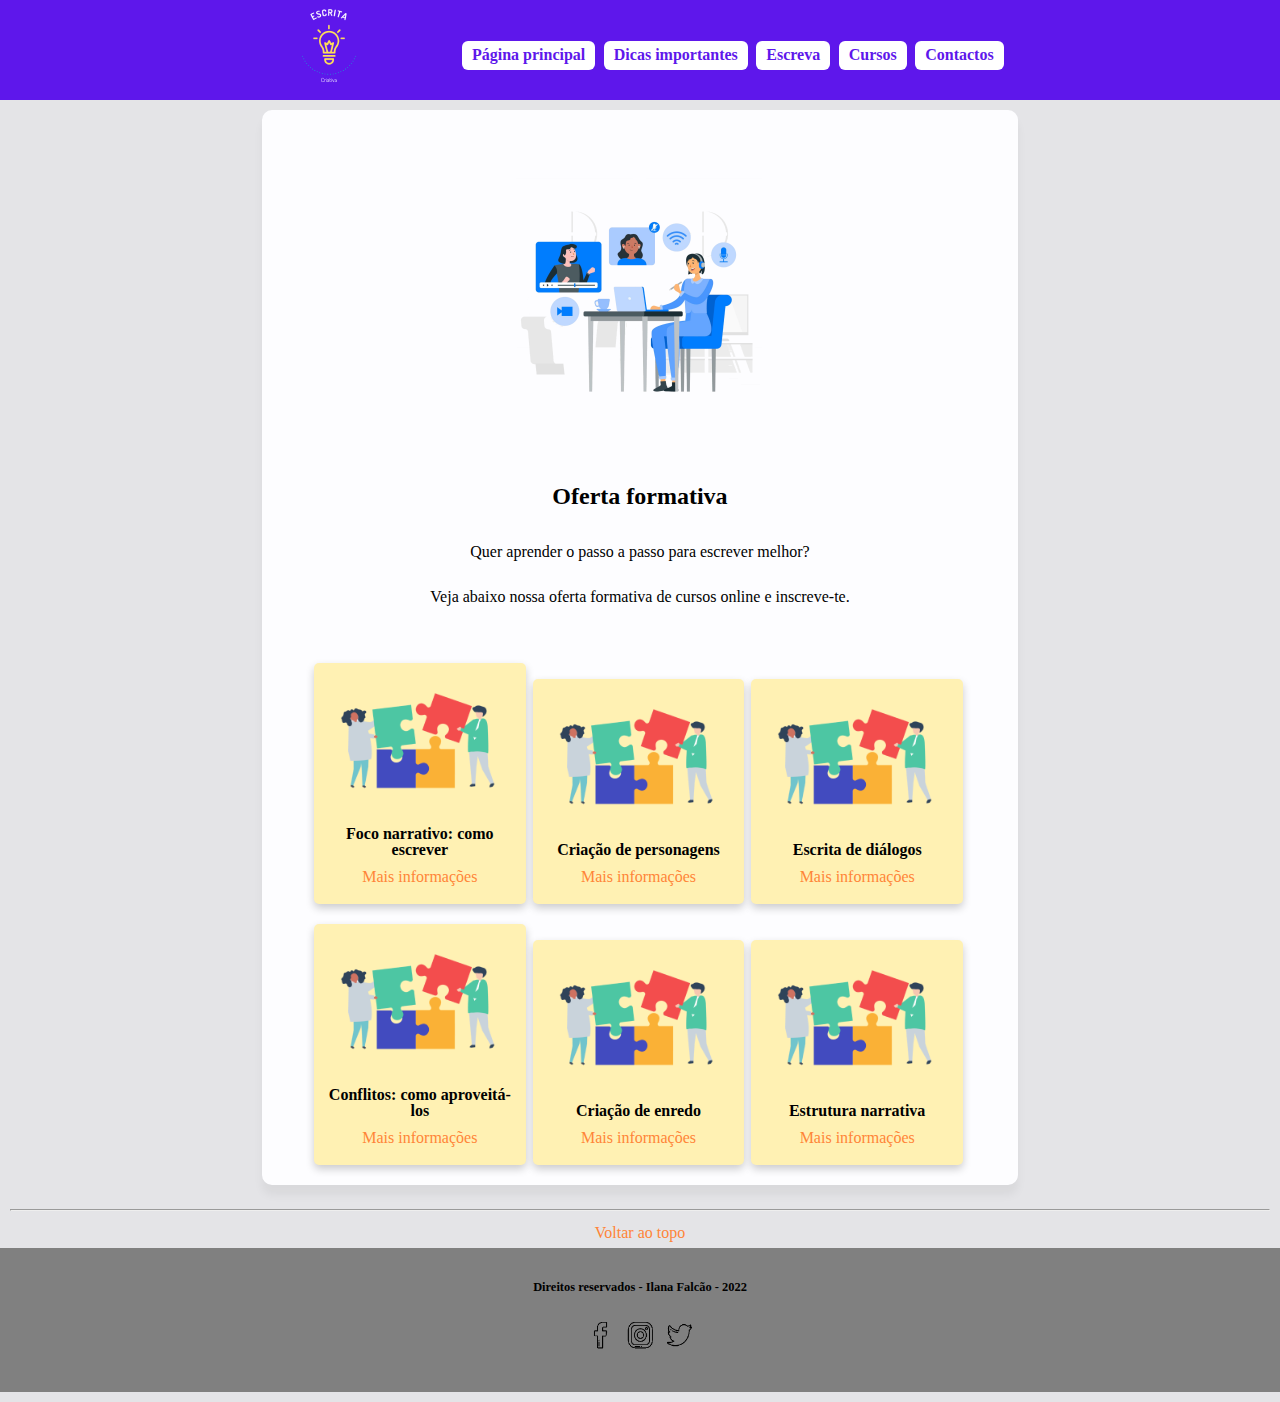
<file: Siteteste/curso4.html>
<!DOCTYPE html>
<html lang="pt">

<head>
    <meta charset="UTF-8">
    <meta http-equiv="X-UA-Compatible" content="IE=edge">
    <meta name="viewport" content="width=device-width, initial-scale=1.0">
    <title>Escrita Criativa</title>

    <!--- custom css link-->
    <link rel="stylesheet" href="./css/style1.css">
    <link rel="stylesheet" href="./css/style2.css">

</head>

<body>
    <header>
        <nav>
            <div class="logo1">
                <img src="images/Logo3.png"></img>
            </div>
            <ul class="nav-menu">
              <li>
                  <a href="index.html">Página principal</a>
              </li>
              <li>
                  <a href="dicas4.html">Dicas importantes</a>
              </li>
              <li>
                  <a href="escreva4.html">Escreva</a>
              </li>
              <li>
                  <a href="curso4.html">Cursos</a>
              </li>
              <li>
                  <a href="contactos4.html">Contactos</a>
              </li>
          </ul>
        </nav>
    </header>

    <section>
        <article class="article-card">
            <div class="section-img">
                <img src="images/cursos.png" height="300px" width="300px"></img>
                <h2 name="top">Oferta formativa</h2>

                <p>Quer aprender o passo a passo para escrever melhor?</p>
                <p>Veja abaixo nossa oferta formativa de cursos online e inscreve-te.</p>
            </div>

            <div class="card">
                <img src="images/curso1.png" alt="curso 1"></img>
                <div class="container-card">
                  <h4><b>Foco narrativo: como escrever</b></h4> 
                  <p><a id="card-link" href="https://www.domestika.org/pt/courses/1779-escrita-criativa-para-iniciantes-de-vida-a-sua-historia?gclid=Cj0KCQjw6pOTBhCTARIsAHF23fIMvHHfzeBYNGPTB8ZsRb-fKZ3oSLo0NEcxE2sZBplGbADTrf2ZZk4aAmzdEALw_wcB">Mais informações</a></p> 
                </div>
              </div>

              <div class="card">
                <img src="images/curso1.png" alt="curso 2"></img>
                <div class="container-card">
                  <h4><b>Criação de personagens</b></h4> 
                  <p><a id="card-link" href="https://www.domestika.org/pt/courses/1779-escrita-criativa-para-iniciantes-de-vida-a-sua-historia?gclid=Cj0KCQjw6pOTBhCTARIsAHF23fIMvHHfzeBYNGPTB8ZsRb-fKZ3oSLo0NEcxE2sZBplGbADTrf2ZZk4aAmzdEALw_wcB">Mais informações</a></p> 
                </div>
              </div>

              <div class="card">
                <img src="images/curso1.png" alt="curso 3"></img>
                <div class="container-card">
                  <h4><b>Escrita de diálogos</b></h4> 
                  <p><a id="card-link" href="https://www.domestika.org/pt/courses/1779-escrita-criativa-para-iniciantes-de-vida-a-sua-historia?gclid=Cj0KCQjw6pOTBhCTARIsAHF23fIMvHHfzeBYNGPTB8ZsRb-fKZ3oSLo0NEcxE2sZBplGbADTrf2ZZk4aAmzdEALw_wcB">Mais informações</a></p> 
                </div>
              </div>

              <div class="card">
                <img src="images/curso1.png" alt="curso 4"></img>
                <div class="container-card">
                  <h4><b>Conflitos: como aproveitá-los</b></h4> 
                  <p><a id="card-link" href="https://www.domestika.org/pt/courses/1779-escrita-criativa-para-iniciantes-de-vida-a-sua-historia?gclid=Cj0KCQjw6pOTBhCTARIsAHF23fIMvHHfzeBYNGPTB8ZsRb-fKZ3oSLo0NEcxE2sZBplGbADTrf2ZZk4aAmzdEALw_wcB">Mais informações</a></p>  
                </div>
              </div>

              <div class="card">
                <img src="images/curso1.png" alt="curso 1"></img>
                <div class="container-card">
                  <h4><b>Criação de enredo</b></h4> 
                  <p><a id="card-link" href="https://www.domestika.org/pt/courses/1779-escrita-criativa-para-iniciantes-de-vida-a-sua-historia?gclid=Cj0KCQjw6pOTBhCTARIsAHF23fIMvHHfzeBYNGPTB8ZsRb-fKZ3oSLo0NEcxE2sZBplGbADTrf2ZZk4aAmzdEALw_wcB">Mais informações</a></p> 
                </div>
              </div>

              <div class="card">
                <img src="images/curso1.png" alt="curso 1"></img>
                <div class="container-card">
                  <h4><b>Estrutura narrativa</b></h4> 
                  <p><a id="card-link" href="https://www.domestika.org/pt/courses/1779-escrita-criativa-para-iniciantes-de-vida-a-sua-historia?gclid=Cj0KCQjw6pOTBhCTARIsAHF23fIMvHHfzeBYNGPTB8ZsRb-fKZ3oSLo0NEcxE2sZBplGbADTrf2ZZk4aAmzdEALw_wcB">Mais informações</a></p> 
                </div>
              </div>

        </article>

        <hr>
        <a href="#top">Voltar ao topo</a>

    </section>

    <!--- #FOOTER --->

    <footer>
        <div class="footer-text">
            <h5>Direitos reservados - Ilana Falcão - 2022</h5>
        </div>
        <div class="redes-sociais">
            <ul>
                <li><a href="https://www.facebook.com"><img src="images/facebook.png" width="35px" height="30px"></a>
                </li>
                <li><a href="https://www.instagram.com"><img src="images/instagram.png" width="35px" height="30px"></a>
                </li>
                <li><a href="https://www.twitter.com"><img src="images/twitter.png" width="35px" height="30px"></a></li>
            </ul>
        </div>
    </footer>

</body>

</html>
</file>
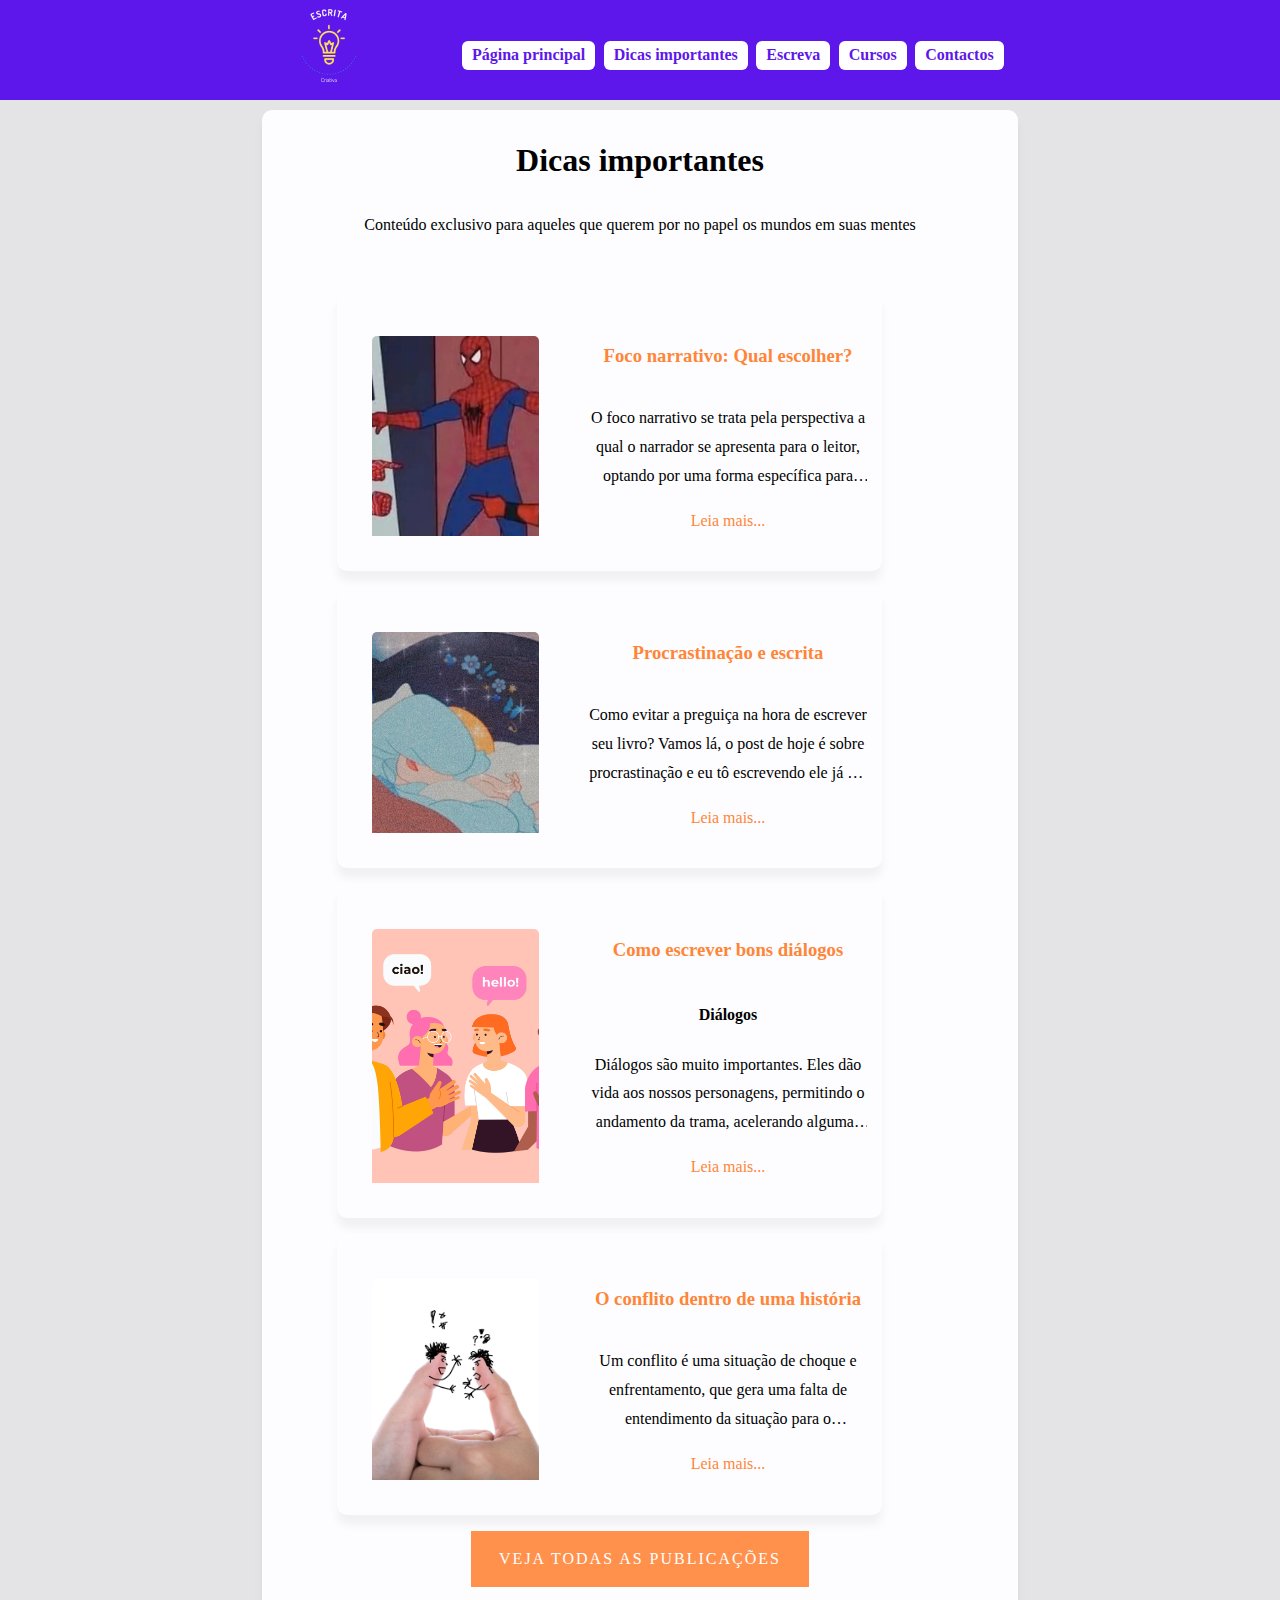
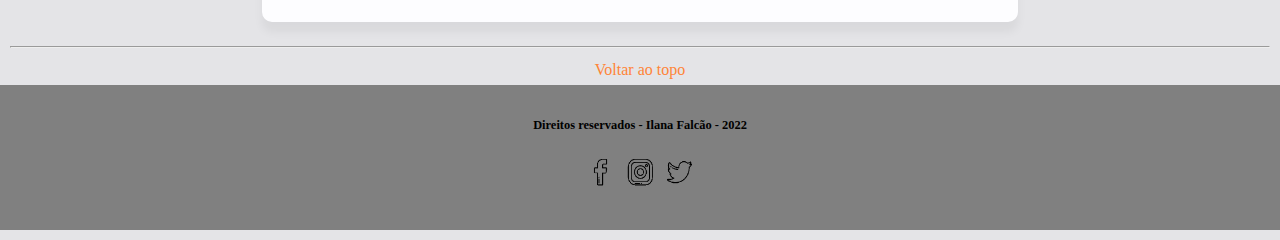
<file: Siteteste/dicas4.html>
<!DOCTYPE html>
<html lang="pt">

<head>
    <meta charset="UTF-8">
    <meta http-equiv="X-UA-Compatible" content="IE=edge">
    <meta name="viewport" content="width=device-width, initial-scale=1.0">
    <title>Escrita Criativa</title>

    <!--- favicon-->
    <link rel="shortcut icon" href="images/logo.ico" type="image/x-icon">

    <!--- custom css link-->
    <link rel="stylesheet" href="./css/style1.css">
    <link rel="stylesheet" href="./css/style2.css">

</head>

<body>
    <header>
        <nav>
            <div class="logo1">
                <img src="images/Logo3.png"></img>
            </div>
            <ul class="nav-menu">
                <li>
                    <a href="index.html">Página principal</a>
                </li>
                <li>
                    <a href="dicas4.html">Dicas importantes</a>
                </li>
                <li>
                    <a href="escreva4.html">Escreva</a>
                </li>
                <li>
                    <a href="curso4.html">Cursos</a>
                </li>
                <li>
                    <a href="contactos4.html">Contactos</a>
                </li>
            </ul>
        </nav>
    </header>

    <!--
          - BLOG SECTION
        -->
    <section>
        <article class="article-index">

            <h1 name=" top">Dicas importantes</h1>
            <p>Conteúdo exclusivo para aqueles que querem por no papel os mundos em suas mentes</p>
        </div>
        <div class="blog-1">
        <div class="blog-card">

            <div class="blog-card-banner">
                <img src="images/blog-2.png" alt="Foco narrativo: Qual escolher?" width="250" class="blog-banner-img">
            </div>

            <div class="blog-content-wrapper">

                <h3><a href="https://escritacriativa.art.blog/2021/08/13/foco-narrativo-qual-escolher/" class="h3">Foco
                        narrativo: Qual escolher?</a></h3>

                <p class="blog-text">
                    O foco narrativo se trata pela perspectiva a qual o narrador se apresenta para o leitor,
                    optando por uma forma específica para relatar os acontecimentos do nosso enredo. Tendo em
                    vista que o narrador representa um ser fictício, criado como uma forma do autor poder
                    repassar toda aquela história, esse narrador participará da história? Ele será um mero
                    espectador? Como tudo isso ocorrerá?
                    Temos três tipos de foco narrativo. Primeira pessoa, segunda pessoa e terceira pessoa. Além
                    disso, podemos dividir se o narrador focará em um ou mais personagens.
                </p>
                <p><a href="https://escritacriativa.art.blog/2021/08/13/foco-narrativo-qual-escolher/">Leia
                        mais...</a></p>

            </div>

        </div>

        <div class="blog-card">

            <div class="blog-card-banner">
                <img src="images/blog-1.png" alt="Procrastinação e escrita" width="250" class="blog-banner-img">
            </div>

            <div class="blog-content-wrapper">

                <h3><a href="#" class="h3">Procrastinação e escrita</a></h3>

                <p class="blog-text">
                    Como evitar a preguiça na hora de escrever seu livro?

                    Vamos lá, o post de hoje é sobre procrastinação e eu tô escrevendo ele já faz meses 😅.
                    Realmente não sou a melhor pessoa para dar dicas sobre como evitar sentir preguiça, até
                    porque considero que é impossível dependendo da rotina da pessoa, no entanto eu quero falar
                    sobre como eu lido contra esse problema quando quero escrever.

                    Já abandonei muitos livros por preguiça de concluir minhas ideias. E o problema não aparecia
                    somente quando eu já estava escrevendo o livro, mas até mesmo antes. Para vocês terem noção,
                    eu tinha ideias brilhantes que perdi porque não queria anota-las naquela hora!

                    Foi então que surgi com o tema desse Post. Mas talvez eu deixe para depois do almoço.
                    Estarei mais bem disposta e o frio não ajuda a pensar de manhã. Ou melhor, amanhã é sexta e
                    sexta é o melhor dia para escrever! Se bem que sábado de manhã eu sempre me encontro a todo
                    vapor e consigo organizar melhor qualquer argumento…

                    Soa familiar?
                </p>
                <p><a href="https://escritacriativa.art.blog/2021/08/27/procrastinacao-e-escrita/">Leia
                        mais...</a></p>

            </div>

        </div>

        <div class="blog-card">

            <div class="blog-card-banner">
                <img src="images/blog-3.jpg" alt="Como escrever bons diálogos" width="250" class="blog-banner-img">
            </div>

            <div class="blog-content-wrapper">

                <h3><a href="#" class="h3">Como escrever bons diálogos</a></h3>
                <h4>Diálogos</h4>

                <p class="blog-text">
                    Diálogos são muito importantes. Eles dão vida aos nossos personagens, permitindo o andamento
                    da trama, acelerando algumas cenas da história e estabelecendo uma conexão com os leitores.
                    Talvez seja por conta dessa importância que eles conseguem dar muita dor de cabeça para os
                    autores.

                    Também não irei mentir para você, para mim é muito mais difícil deixar um diálogo natural
                    por conta das regras gramaticais! Por isso alguns autores utilizam palavras como “cê” e
                    “vamo” como uma tentativa de diminuir a artificialidade. Bem, o nível do diálogo vai
                    depender de você, mas separei algumas dicas para facilitar seu trabalho!
                </p>
                <p><a href="https://escritacriativa.art.blog/2021/08/06/como-escrever-bons-dialogos/">Leia
                        mais...</a></p>

            </div>

        </div>

        <div class="blog-card">

            <div class="blog-card-banner">
                <img src="images/blog-4.jpg" alt="O conflito dentro de uma história" width="250"
                    class="blog-banner-img">
            </div>

            <div class="blog-content-wrapper">

                <h3><a href="#" class="h3">O conflito dentro de uma história</a></h3>

                <p class="blog-text">
                    Um conflito é uma situação de choque e enfrentamento, que gera uma falta de entendimento da
                    situação para o personagem, em algum nível. Basicamente é uma situação fora da sua zona de
                    conforto, e que nos obriga a tomar decisões e atitudes novas. Dentro de um conflito a pessoa
                    é forçada a rever suas ações, planejar uma nova linha de raciocínio e modificar seus
                    comportamentos, e isso pode levar dias ou apenas segundos dependendo da gravidade da
                    situação e das regras de ambientação da história.
                    É quando estamos sobre pressão que descobrimos e mostramos para as pessoas ao nosso redor
                    quem somos de verdade. As vezes um personagem muito bom, que jurou nunca machucar alguém,
                    acaba se encontrando em uma situação de viver ou morrer e seu instinto fala mais alto,
                    ferindo as pessoas ao seu redor. Isso é apenas um exemplo. As situações de conflito devem
                    revelar mais características profundas de seus personagens, como maneiras de pensar e agir
                    que em situações cotidianas ele poderia não demonstrar, além de precisar ligar-se de alguma
                    forma com os outros aspectos de sua personalidade.
                </p>
                <p><a href="https://escritacriativa.art.blog/2021/08/27/procrastinacao-e-escrita/">Leia
                        mais...</a></p>

            </div>

        </div>

        <a button class="button" href="https://escritacriativa.art.blog/blog/">Veja todas as publicações</a>

    </article>
    <hr>
    <a href="#top">Voltar ao topo</a>

    </section>

    <footer>
        <div class="footer-text">
            <h5>Direitos reservados - Ilana Falcão - 2022</h5>
        </div>
        <div class="redes-sociais">
            <ul>
                <li><a href="https://www.facebook.com"><img src="images/facebook.png" width="35px" height="30px"></a>
                </li>
                <li><a href="https://www.instagram.com"><img src="images/instagram.png" width="35px" height="30px"></a>
                </li>
                <li><a href="https://www.twitter.com"><img src="images/twitter.png" width="35px" height="30px"></a>
                </li>
            </ul>
        </div>
    </footer>

</body>

</html>
</file>
<file: Siteteste/css/style1.css>
/*-----------------------------------*\ 
  #BASE STYLE
\*-----------------------------------*/

body {
  color: black;
  font-family: Cambria, Cochin, Georgia, Times, 'Times New Roman', serif;
  margin: 0 auto;
  height: auto;
  width: 100%;
  text-align: justify;
  background-color:#e4e4e7;
  justify-content: center;
  align-items: center;
}

h1, h2, h3 {
  text-align: center;
}

a {
  color: rgb(255, 133, 56);
  text-decoration: none;
}

.container {
  padding: 2px;
  margin: 2%;
  border-radius: 1%;
  background-color:#fdfdff;
  height: auto;
  justify-content: center;
  text-align: center;
  align-items: center;
  box-sizing: border-box;
  display: flex;
  column-count: 3;
  column-width: 10em;
  display: grid;
  grid-template-columns: 1fr 1fr 1fr;
}

img {
  max-width: 100%;
  border-radius: 5px 5px 0 0;
}

html {
  font-size: 1em;
}

h1 {
  font-size: 1.2rem;
}

article.article-index div.citacao{
  margin-top: 0px;
}

div.botao{
  margin-bottom: 0px;
}

@media (min-width: 1200px) {
  h1 {
    font-size: 2rem;
  }
}

/*-----------------------------------*\ 
  #HEADER AND MENU
\*-----------------------------------*/

header {
  margin: 0;
  padding: 0px;
  font-family: serif;
  font-size: large;
  background-color: #5E17EB;
  justify-content: center;
  text-align: center;
  align-items: center;
  margin-bottom: 10px;
}

nav {
  display: inline-flex;
  justify-content: center;
  text-align: center;
  align-items: center;
  height: 100%;
  width: 60%;
}

nav ul {
  list-style-type: none;
  padding-top: 10px;
  width: 80%;
  justify-content: center;
  text-align: center;
  align-items: center;
}

nav li {
  padding-left: 10px;
  padding-right: 10px;
  margin: 2px;
  font-weight: 600;
  font-size: medium;
  background-color: white;
  border-radius: 6px;
  justify-content: center;
  text-align: center;
  align-items: center;
  display: inline-block;
}

nav li:hover {
  background-color: rgb(82, 54, 159);
}

nav a {
  color: #5E17EB;
  text-decoration: none;
}

nav a:hover {
  color: #FFDE59;
}

.logo1 {
  margin: 0;
  float: left;
  width: 20%;
}


/*-----------------------------------*\ 
  #CONTENT
\*-----------------------------------*/

section {
  justify-content: center;
  text-align: center;
  align-items: center;
  box-sizing: border-box;
  padding-left: 10px;
  padding-right: 10px;
  width: 100%;
}

.section-img {
  align-items: center;
  justify-content: center;
}

article {
  align-items: center;
  justify-content: center;
  text-align: justify;
  box-sizing: border-box;
}

.article-img {
  text-align: center;
}

article div {
  margin-top: 10px;
  padding: 25px;
  box-sizing: border-box;
}

.article-index {
  display:inline-block;
  gap: 20px;
  margin-bottom: 1rem;
  border-radius: 10px;
  box-shadow: 0 10px 10px hsla(0, 0%, 0%, 0.05);
  transition: 0.25s ease;
  background-color:#fdfdff;
  padding-right: 50px;
  padding-left: 50px;
  padding-bottom: 10px;
  box-sizing: border-box;
  width: 60%;
  align-items: center;
  justify-content: center;
  text-align: center;
}

.article-index:hover {
  transform: translateY(-2px);
  box-shadow: 0 10px 10px hsla(0, 0%, 0%, 0.1);
}

.redes-sociais1 {
  justify-content: center;
  text-align: center;
  align-items: center;
}

.redes-sociais1 ul {
  justify-content: center;
  text-align: center;
  align-items: center;
  padding-left: 0%;
}

.redes-sociais1 li {
  display: inline-block;
}

.container-article {
  display:inline-block;
  gap: 20px;
  padding: 10px;
  margin-bottom: 1rem;
  border-radius: 10px;
  box-shadow: 0 10px 10px hsla(0, 0%, 0%, 0.05);
  transition: 0.25s ease;
}

.input-textarea {
  width: 400px;
  height: 400px;
}

.contact-map {
  width: 100%;
  justify-content: center;
  text-align: center;
  align-items: center;
}

/*-----------------------------------*\ 
  #CARD
\*-----------------------------------*/

.card {
  /* Add shadows to create the "card" effect */
  box-shadow: 0 4px 8px 0 rgba(0,0,0,0.2);
  transition: 0.3s;
  border-radius: 5px; /* 5px rounded corners */
  display: inline-block;
  width: 28%;
  background-color: #fff1b3;
  border: #1b1b1b;
  margin-right: 3px;
  margin-top: 10px;
  margin-bottom: 10px;
  padding: 5px 5px 5px 5px;
}

/* On mouse-over, add a deeper shadow */
.card:hover {
  box-shadow: 0 8px 16px 0 rgba(0,0,0,0.2);
}

/* Add some padding inside the card container */
.container-card {
  padding: 2px 3px;
  margin-top: 0%;
}

.container-card h4 {
  margin: 0%;
  padding: 0%;
  line-height: 1.0;
}

.container-card p {
  margin: 0%;
  padding: 0%;
  line-height: 2.4;
}

.article-card {
  display:inline-block;
  margin-bottom: 1rem;
  border-radius: 10px;
  box-shadow: 0 10px 10px hsla(0, 0%, 0%, 0.05);
  transition: 0.25s ease;
  background-color:#fdfdff;
  padding-bottom: 10px;
  box-sizing: border-box;
  width: 60%;
  align-items: center;
  justify-content: center;
  text-align: center;
}

.article-card:hover {
  transform: translateY(-2px);
  box-shadow: 0 10px 10px hsla(0, 0%, 0%, 0.1);
}


/*-----------------------------------*\ 
  #TABLE
\*-----------------------------------*/

table tr td {
  text-align: center;
  border: 2px solid rgb(255, 193, 154)
}

table th {
  background-color: rgb(255, 193, 154);
}

/*-----------------------------------*\ 
  #CONTACT FORM
\*-----------------------------------*/

form {
  font-size: 15px;
  padding: 0;
  margin: 0;
  display: inline-block;
}

#meu_form {
  text-align: center;
  align-items: center;
  justify-content: center;
  color: black;
  padding: 0;
  margin: 0;
  width: 60%;
}

input, textarea {
  width: 80%;
  padding: 10px;
  color: black;
  margin-left: 20px;
  margin-top: 7px;
  -webkit-border-radius: 5px;
  -moz-border-radius: 5px;
  border: 1px solid;
}

input:hover, textarea:hover, input:focus, textarea:focus {
  border-color: #000066;
  box-shadow: 5px 0px 9px #edede7;
  color: black;
  font-weight: bold;
}

textarea {
  width: 80%;
  height: 120px;
  line-height: 20px;
  max-width: 400px;
  padding: 10px;
  color: black;
  margin-left: 20px;
  margin-top: 7px;
}

form label {
  margin-left: 20px;
  color: #FFFFFF;
  font-weight: bold;
}

/*-----------------------------------*\ 
  #FOOTER
\*-----------------------------------*/

footer {
  background-color: gray;
  margin: 0;
  padding: 0px;
  font-family: serif;
  font-size: large;
  justify-content: center;
  text-align: center;
  align-items: center;
  margin-bottom: 10px;
}

.footer-text {
  text-align: center;
  font-size: smaller;
  font-weight: 400;
  align-items: center;
  justify-content: center;
  text-align: center;
  width: 70%;
  margin: auto;
  max-width: 300px;
  padding-top: 8px;

}

.redes-sociais {
  list-style-type: none;
  align-items: center;
  justify-content: center;
  text-align: center;
  margin-right: 13px;
  width: 10%;
  padding: 0 auto;
  display: inline;
}

footer li {
  list-style-type: none;
  justify-content: space-around;
  display: inline-block;
}

footer ul {
  padding: 0;
  margin: 0;
  justify-content: center;
  text-align: center;
  align-items: center;
}

.redes-sociais a {
  text-decoration: none;
  color: white;
}

/*-----------------------------------*\ 
  #BUTTON
\*-----------------------------------*/

.button-side {
  text-align: center;
}

.button {
  color: #fff;
  background: rgb(255, 145, 77);
  padding: 14px 28px;
  text-decoration: none;
  border: none;
  cursor: pointer;
  letter-spacing: 2px;
  text-transform: uppercase;
  transition-property: all;
  transition-duration: .2s;
  transition-timing-function: cubic-bezier(100, 50, 21, 6);
  transition-property: all;
  transition-timing-function: cubic-bezier(100, 50, 21, 6);
}

.button:hover {
  border: none;
  background: rgba(0, 0, 0, 0.4);
  background: #fff;
  padding: 20px 28px;
  color: #1b1b1b;
}

cite {
  
}
</file>
<file: Siteteste/css/style2.css>
/*-----------------------------------*\ 
  #style2.css
\*-----------------------------------*/

/*-----------------------------------*\ 
  #RESET
\*-----------------------------------*/


a, span { display: inline-block; }

html {
  line-height: 1.8;
}

:focus { outline-offset: 4px; }

/*-----------------------------------*\ 
  #BLOG SECTION
\*-----------------------------------*/

.main {
  background: var(--background-secondary);
  padding: var(--py) 0;
  justify-content: center;
  text-align: center;
  align-items: center;
}

.blog .h2 {
  line-height: 1.3;
  margin-bottom: 3rem;
  text-align: center;
}

.blog-1 {
  justify-content: center;
  text-align: center;
  align-items: center;
}

.blog-card {
  box-shadow: 0 10px 10px hsla(0, 0%, 0%, 0.05);
  transition: 0.25s ease;
  background-color:#fdfdff;
  padding-right: 50px;
  padding-left: 50px;
  box-sizing: border-box;
  width: 90%;
  padding: 10px;
  margin-bottom: 1rem;
  border-radius: 10px;
  margin-right: 0px;
  margin-left: 0px;
}

.blog-card:hover {
  transform: translateY(-2px);
  box-shadow: 0 10px 10px hsla(0, 0%, 0%, 0.1);
}

.blog-card-banner { display: none; }

.blog-content-wrapper { padding: 10px 5px; }

.blog-topic {
  background: var(--action-secondary);
  color: var(--foreground-secondary);
  font-weight: 600;
  padding: 0.25rem 1rem;
  border-radius: 5px;
  margin-bottom: 1rem;
}

.blog-topic:hover {
  background: var(--foreground-secondary);
  color: var(--action-secondary);
}

.blog-card .h3 {
  line-height: 1.4;
  margin-bottom: 1rem;
}

.blog-card .h3:hover {
  text-decoration: underline;
  text-decoration-thickness: 2px;
}

.blog-text,
.profile-wrapper { display: none; }

.blog .wrapper {
  display:         flex;
  justify-content: space-between;
  align-items:     center;
  flex-wrap:       wrap;
  gap: 15px;
}

.blog .h4 { color: var(--foreground-secondary); }

.blog .h4:hover { color: var(--accent); }

.blog .text-sm {
  display:     flex;
  align-items: center;
  gap: 5px;
  color: var(--foreground-tertiary);
}

.blog .separator {
  background: var(--foreground-tertiary);
  margin-inline: 3px;
  margin: 0 3px; /* fallback for margin-inline */
  width:  3px;
  height: 3px;
  border-radius: 3px;
}

.blog ion-icon { --ionicon-stroke-width: 50px; }

.load-more {
  margin-inline: auto;
  margin: auto; /* fallback for margin-inline */
  background: var(--foreground-secondary);
  color: var(--background-secondary);
  padding: 0.6875rem 1.1875rem;
}

.load-more:hover { background: var(--accent); }

/*-----------------------------------*\ 
  #MEDIA QUERIES
\*-----------------------------------*/

/**
 * responsive for larger than 550px screen
 */

 @media (min-width: 550px) {

  :root {

    /**
     * typography 
     */

    --fs-base: 0.90rem;

  }


  /**
   * BLOG 
   */

  .blog-card {
    display: grid;
    grid-template-columns: 3fr 4fr;
    gap: 20px;
  }

  .blog-card-banner {
    display: block;
    overflow: hidden;
    border-radius: 5px;
  }

  .blog-banner-img {
    width:  100%;
    height: 100%;
    object-fit: cover;
  }

  div.video{
    /*background-color:rgb(217, 204, 25);*/
  } 

  div.video iframe{
    width: 100%;
    height: 130px;
  } 


}





/**
 * responsive for larger than 650px screen
 */

@media (min-width: 650px) {

  :root {

    /**
     * typography 
     */

    --fs-1: 2.25rem;

  }

  /**
   * BLOG 
   */

  .blog .h2 {
    position: relative;
    text-align: left;
    padding-left: 2rem;
  }

  .blog .h2::before {
    content: '';
    position: absolute;
    top:  0;
    left: 0;
    background: var(--action-primary);
    width:  5px;
    height: 100%;
    border-radius: 5px;
  }

  .blog-text,
  .profile-wrapper { display: block; }

  .blog-text {
    color: var(--foreground-secondary);
    font-size: var(--fs-4);
    display: -webkit-box;
    line-clamp: 3;
    -webkit-line-clamp: 3;
    -webkit-box-orient: vertical;
    overflow: hidden;
    margin-bottom: 1rem;
  }

  .blog .wrapper-flex {
    display:         flex;
    justify-content: start;
    align-items:     center;
    gap: 10px;
  }

  .profile-wrapper {
    width:  56px;
    height: 56px;
    background: var(--action-primary);
    padding: 3px;
    border-radius: 50%;
  }

  .profile-wrapper img { border-radius: 50%; }

  .blog .wrapper {
    flex-direction: column;
    align-items: start;
    gap: 0;
  }

  div.video{
    /*background-color:rgb(48, 209, 23);*/
  } 

  div.video iframe{
    width: 100%;
    height: 180px;
  } 

}


@media (min-width: 768px) {

  /**
   * REUSED STYLE 
   */

  .container { max-width: 800px; }

  div.video{
    /*background-color:hsla(0, 78%, 34%, 1);*/
  } 

  div.video iframe{
    width: 100%;
    height: 280px;
  } 

}

/**
 * responsive for larger than 1024px screen
 */

@media (min-width: 1024px) {

  :root {

    /**
     * typography 
     */

    --fs-base: 1rem;
    --fs-1: 3rem;

  }

  /**
   * REUSED STYLE 
   */

  .container { max-width: 1150px; }

  /**
   * MAIN 
   */

  .main .container {
    display: grid;
    grid-template-columns: 5fr 2fr;
    gap: 60px;
  }

  .topics { margin-bottom: 3rem; }

  .topic-btn {
    display:     flex;
    align-items: stretch;
    background: var(--background-primary);
    border-radius: 10px;
    box-shadow: 0 5px 5px hsla(0, 0%, 0%, 0.05);
    overflow: hidden;
  }

  .topic-btn:not(:last-child) { margin-bottom: 1rem; }

  .topic-btn .icon-box {
    font-size: 22px;
    width: 70px;
    display:         flex;
    justify-content: center;
    align-items:     center;
    background: var(--action-primary);
    color: var(--foreground-secondary);
  }

  .topic-btn:hover .icon-box {
    background: var(--accent);
    color: var(--white);
  }

  .topic-btn ion-icon { --ionicon-stroke-width: 40px; }

  .topic-btn p {
    padding: 15px;
    color: var(--foreground-secondary);
    font-weight: 700;
  }

  div.video{
    /*background-color: aqua;*/
  } 
  div.video iframe{
    width: 500px;
    height: 320px;
  } 
}
</file>
